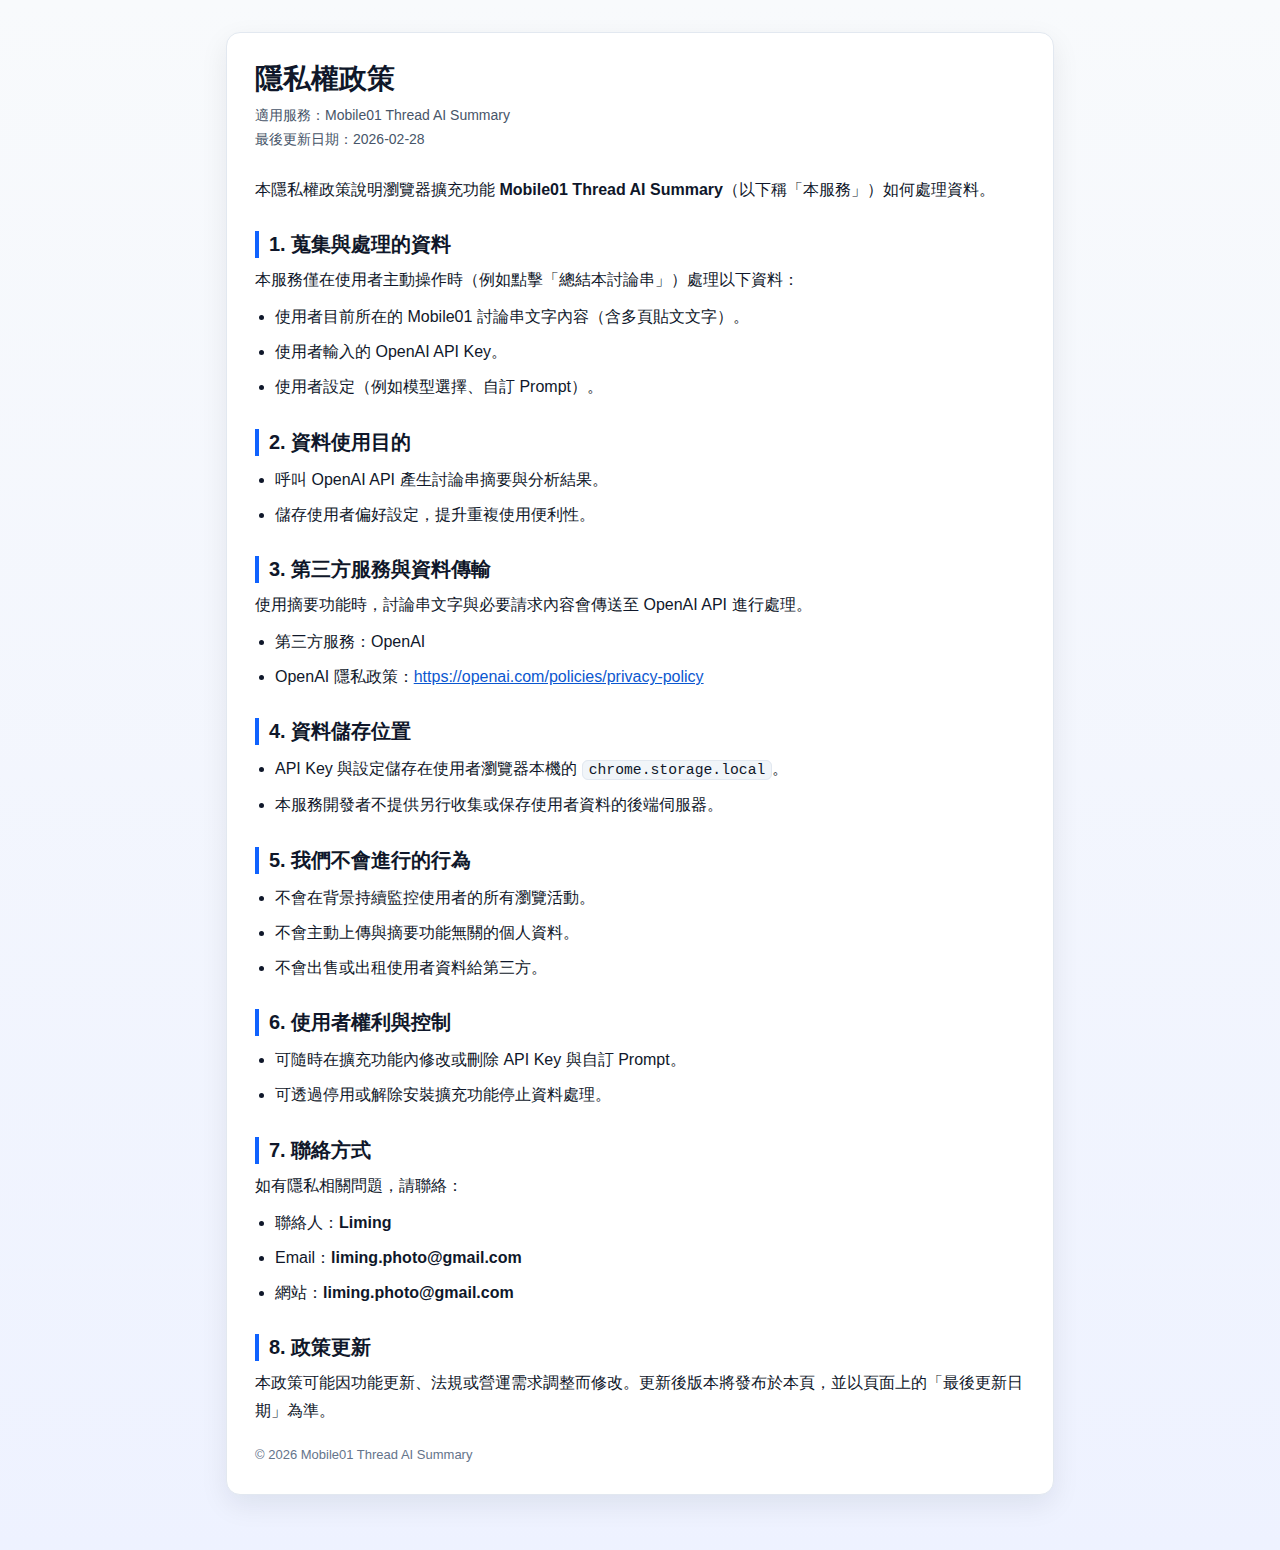
<file: index.html>
<!doctype html>
<html lang="zh-Hant">
<head>
  <meta charset="UTF-8" />
  <meta name="viewport" content="width=device-width, initial-scale=1.0" />
  <title>隱私權政策 | Mobile01 Thread AI Summary</title>
  <style>
    :root {
      --bg: #f8fafc;
      --card: #ffffff;
      --text: #0f172a;
      --muted: #475569;
      --border: #e2e8f0;
      --accent: #0f62fe;
    }

    * {
      box-sizing: border-box;
    }

    body {
      margin: 0;
      background: linear-gradient(180deg, #f8fafc 0%, #eef2ff 100%);
      color: var(--text);
      font-family: "Segoe UI", "Noto Sans TC", Arial, sans-serif;
      line-height: 1.7;
    }

    .wrap {
      max-width: 860px;
      margin: 0 auto;
      padding: 32px 16px 56px;
    }

    .card {
      background: var(--card);
      border: 1px solid var(--border);
      border-radius: 14px;
      padding: 28px;
      box-shadow: 0 10px 28px rgba(15, 23, 42, 0.08);
    }

    h1 {
      margin: 0 0 8px;
      font-size: 28px;
      line-height: 1.25;
    }

    .meta {
      margin: 0 0 24px;
      color: var(--muted);
      font-size: 14px;
    }

    h2 {
      margin: 28px 0 8px;
      font-size: 20px;
      line-height: 1.35;
      border-left: 4px solid var(--accent);
      padding-left: 10px;
    }

    p, li {
      font-size: 16px;
      margin: 8px 0;
    }

    ul {
      margin: 10px 0;
      padding-left: 20px;
    }

    code {
      background: #f1f5f9;
      border: 1px solid #e2e8f0;
      border-radius: 6px;
      padding: 1px 6px;
      font-family: ui-monospace, SFMono-Regular, Menlo, Consolas, monospace;
      font-size: 0.92em;
    }

    a {
      color: #0b57d0;
      word-break: break-all;
    }

    .note {
      margin-top: 26px;
      border: 1px dashed #cbd5e1;
      background: #f8fafc;
      border-radius: 10px;
      padding: 12px 14px;
      color: var(--muted);
      font-size: 14px;
    }

    footer {
      margin-top: 20px;
      color: #64748b;
      font-size: 13px;
    }
  </style>
</head>
<body>
  <main class="wrap">
    <article class="card">
      <h1>隱私權政策</h1>
      <p class="meta">適用服務：Mobile01 Thread AI Summary<br>最後更新日期：2026-02-28</p>

      <p>
        本隱私權政策說明瀏覽器擴充功能 <strong>Mobile01 Thread AI Summary</strong>（以下稱「本服務」）如何處理資料。
      </p>

      <h2>1. 蒐集與處理的資料</h2>
      <p>本服務僅在使用者主動操作時（例如點擊「總結本討論串」）處理以下資料：</p>
      <ul>
        <li>使用者目前所在的 Mobile01 討論串文字內容（含多頁貼文文字）。</li>
        <li>使用者輸入的 OpenAI API Key。</li>
        <li>使用者設定（例如模型選擇、自訂 Prompt）。</li>
      </ul>

      <h2>2. 資料使用目的</h2>
      <ul>
        <li>呼叫 OpenAI API 產生討論串摘要與分析結果。</li>
        <li>儲存使用者偏好設定，提升重複使用便利性。</li>
      </ul>

      <h2>3. 第三方服務與資料傳輸</h2>
      <p>
        使用摘要功能時，討論串文字與必要請求內容會傳送至 OpenAI API 進行處理。
      </p>
      <ul>
        <li>第三方服務：OpenAI</li>
        <li>OpenAI 隱私政策：<a href="https://openai.com/policies/privacy-policy" target="_blank" rel="noopener noreferrer">https://openai.com/policies/privacy-policy</a></li>
      </ul>

      <h2>4. 資料儲存位置</h2>
      <ul>
        <li>API Key 與設定儲存在使用者瀏覽器本機的 <code>chrome.storage.local</code>。</li>
        <li>本服務開發者不提供另行收集或保存使用者資料的後端伺服器。</li>
      </ul>

      <h2>5. 我們不會進行的行為</h2>
      <ul>
        <li>不會在背景持續監控使用者的所有瀏覽活動。</li>
        <li>不會主動上傳與摘要功能無關的個人資料。</li>
        <li>不會出售或出租使用者資料給第三方。</li>
      </ul>

      <h2>6. 使用者權利與控制</h2>
      <ul>
        <li>可隨時在擴充功能內修改或刪除 API Key 與自訂 Prompt。</li>
        <li>可透過停用或解除安裝擴充功能停止資料處理。</li>
      </ul>

      <h2>7. 聯絡方式</h2>
      <p>如有隱私相關問題，請聯絡：</p>
      <ul>
        <li>聯絡人：<strong>Liming</strong></li>
        <li>Email：<strong>liming.photo@gmail.com</strong></li>
        <li>網站：<strong>liming.photo@gmail.com</strong></li>
      </ul>

      <h2>8. 政策更新</h2>
      <p>
        本政策可能因功能更新、法規或營運需求調整而修改。更新後版本將發布於本頁，並以頁面上的「最後更新日期」為準。
      </p>

      <footer>
        &copy; 2026 Mobile01 Thread AI Summary
      </footer>
    </article>
  </main>
</body>
</html>
</file>
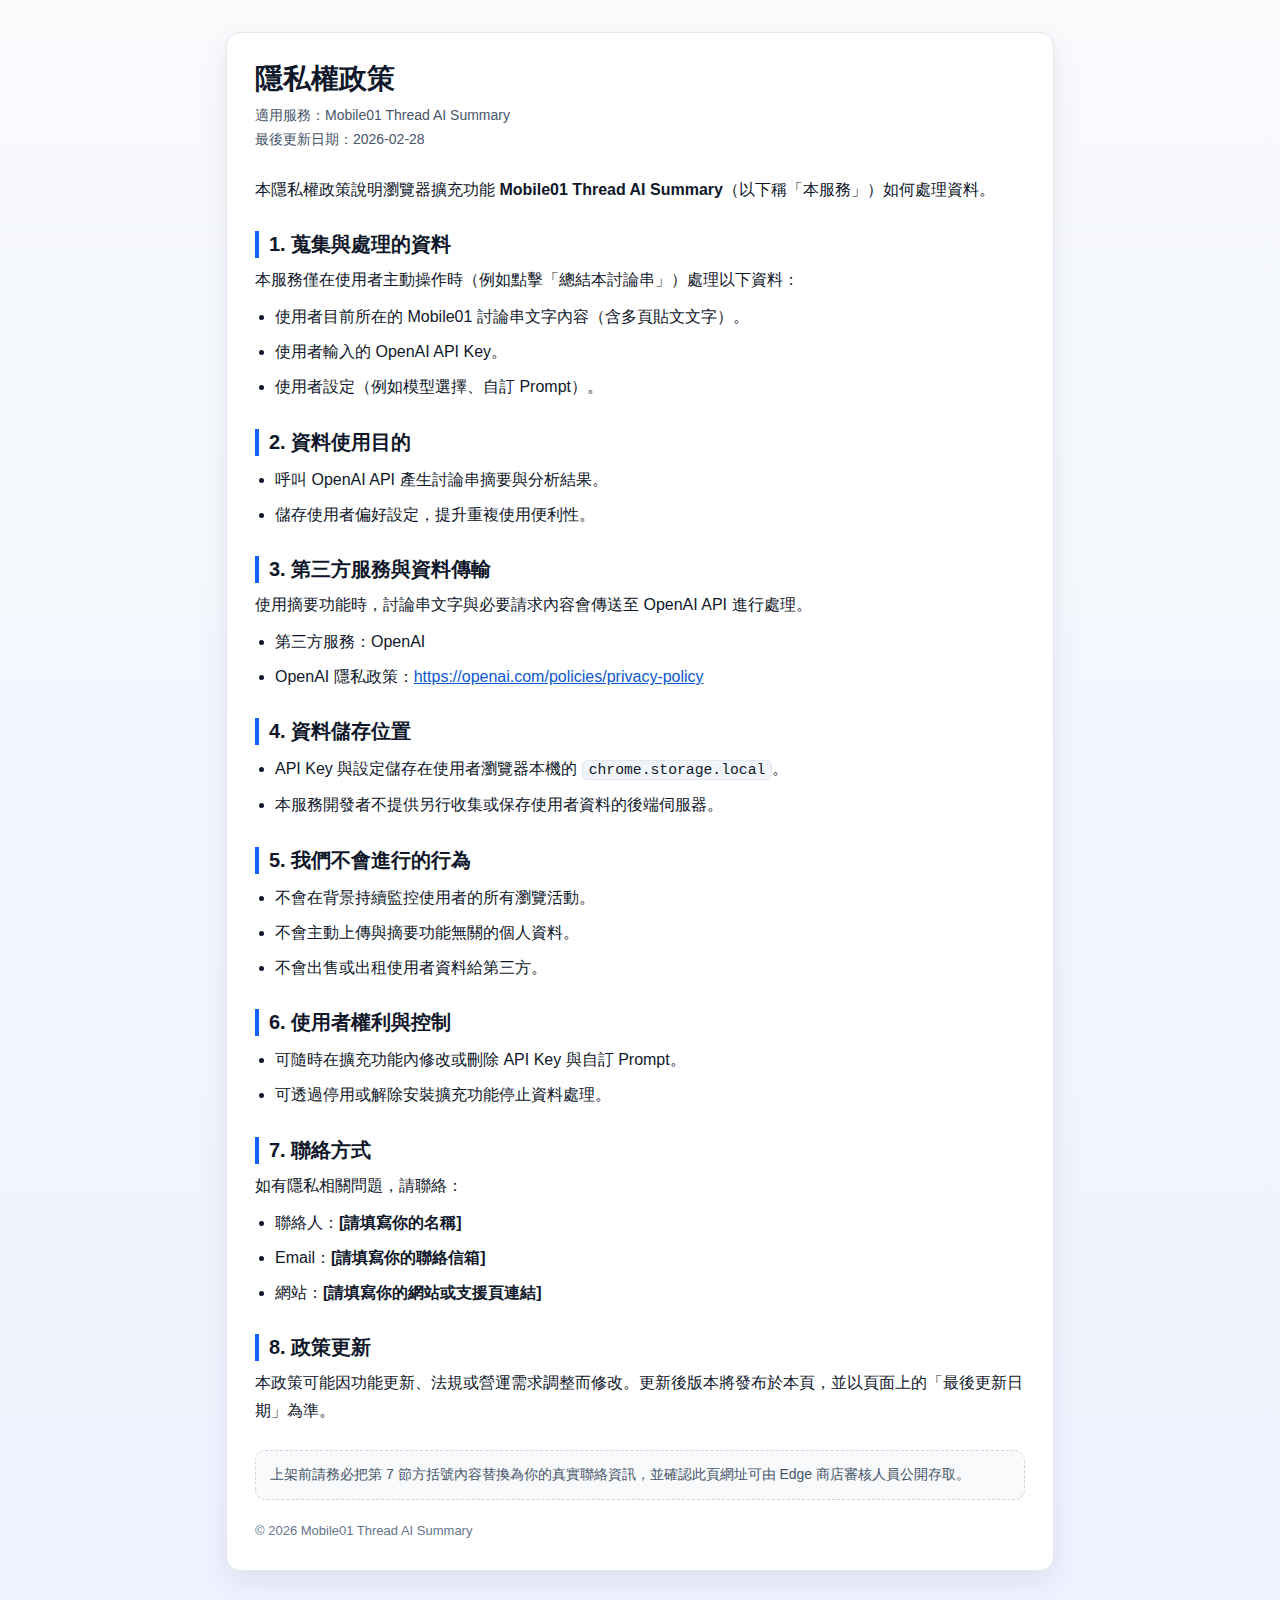
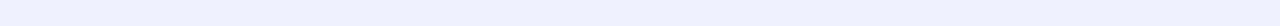
<file: privacy.html>
<!doctype html>
<html lang="zh-Hant">
<head>
  <meta charset="UTF-8" />
  <meta name="viewport" content="width=device-width, initial-scale=1.0" />
  <title>隱私權政策 | Mobile01 Thread AI Summary</title>
  <style>
    :root {
      --bg: #f8fafc;
      --card: #ffffff;
      --text: #0f172a;
      --muted: #475569;
      --border: #e2e8f0;
      --accent: #0f62fe;
    }

    * {
      box-sizing: border-box;
    }

    body {
      margin: 0;
      background: linear-gradient(180deg, #f8fafc 0%, #eef2ff 100%);
      color: var(--text);
      font-family: "Segoe UI", "Noto Sans TC", Arial, sans-serif;
      line-height: 1.7;
    }

    .wrap {
      max-width: 860px;
      margin: 0 auto;
      padding: 32px 16px 56px;
    }

    .card {
      background: var(--card);
      border: 1px solid var(--border);
      border-radius: 14px;
      padding: 28px;
      box-shadow: 0 10px 28px rgba(15, 23, 42, 0.08);
    }

    h1 {
      margin: 0 0 8px;
      font-size: 28px;
      line-height: 1.25;
    }

    .meta {
      margin: 0 0 24px;
      color: var(--muted);
      font-size: 14px;
    }

    h2 {
      margin: 28px 0 8px;
      font-size: 20px;
      line-height: 1.35;
      border-left: 4px solid var(--accent);
      padding-left: 10px;
    }

    p, li {
      font-size: 16px;
      margin: 8px 0;
    }

    ul {
      margin: 10px 0;
      padding-left: 20px;
    }

    code {
      background: #f1f5f9;
      border: 1px solid #e2e8f0;
      border-radius: 6px;
      padding: 1px 6px;
      font-family: ui-monospace, SFMono-Regular, Menlo, Consolas, monospace;
      font-size: 0.92em;
    }

    a {
      color: #0b57d0;
      word-break: break-all;
    }

    .note {
      margin-top: 26px;
      border: 1px dashed #cbd5e1;
      background: #f8fafc;
      border-radius: 10px;
      padding: 12px 14px;
      color: var(--muted);
      font-size: 14px;
    }

    footer {
      margin-top: 20px;
      color: #64748b;
      font-size: 13px;
    }
  </style>
</head>
<body>
  <main class="wrap">
    <article class="card">
      <h1>隱私權政策</h1>
      <p class="meta">適用服務：Mobile01 Thread AI Summary<br>最後更新日期：2026-02-28</p>

      <p>
        本隱私權政策說明瀏覽器擴充功能 <strong>Mobile01 Thread AI Summary</strong>（以下稱「本服務」）如何處理資料。
      </p>

      <h2>1. 蒐集與處理的資料</h2>
      <p>本服務僅在使用者主動操作時（例如點擊「總結本討論串」）處理以下資料：</p>
      <ul>
        <li>使用者目前所在的 Mobile01 討論串文字內容（含多頁貼文文字）。</li>
        <li>使用者輸入的 OpenAI API Key。</li>
        <li>使用者設定（例如模型選擇、自訂 Prompt）。</li>
      </ul>

      <h2>2. 資料使用目的</h2>
      <ul>
        <li>呼叫 OpenAI API 產生討論串摘要與分析結果。</li>
        <li>儲存使用者偏好設定，提升重複使用便利性。</li>
      </ul>

      <h2>3. 第三方服務與資料傳輸</h2>
      <p>
        使用摘要功能時，討論串文字與必要請求內容會傳送至 OpenAI API 進行處理。
      </p>
      <ul>
        <li>第三方服務：OpenAI</li>
        <li>OpenAI 隱私政策：<a href="https://openai.com/policies/privacy-policy" target="_blank" rel="noopener noreferrer">https://openai.com/policies/privacy-policy</a></li>
      </ul>

      <h2>4. 資料儲存位置</h2>
      <ul>
        <li>API Key 與設定儲存在使用者瀏覽器本機的 <code>chrome.storage.local</code>。</li>
        <li>本服務開發者不提供另行收集或保存使用者資料的後端伺服器。</li>
      </ul>

      <h2>5. 我們不會進行的行為</h2>
      <ul>
        <li>不會在背景持續監控使用者的所有瀏覽活動。</li>
        <li>不會主動上傳與摘要功能無關的個人資料。</li>
        <li>不會出售或出租使用者資料給第三方。</li>
      </ul>

      <h2>6. 使用者權利與控制</h2>
      <ul>
        <li>可隨時在擴充功能內修改或刪除 API Key 與自訂 Prompt。</li>
        <li>可透過停用或解除安裝擴充功能停止資料處理。</li>
      </ul>

      <h2>7. 聯絡方式</h2>
      <p>如有隱私相關問題，請聯絡：</p>
      <ul>
        <li>聯絡人：<strong>[請填寫你的名稱]</strong></li>
        <li>Email：<strong>[請填寫你的聯絡信箱]</strong></li>
        <li>網站：<strong>[請填寫你的網站或支援頁連結]</strong></li>
      </ul>

      <h2>8. 政策更新</h2>
      <p>
        本政策可能因功能更新、法規或營運需求調整而修改。更新後版本將發布於本頁，並以頁面上的「最後更新日期」為準。
      </p>

      <p class="note">
        上架前請務必把第 7 節方括號內容替換為你的真實聯絡資訊，並確認此頁網址可由 Edge 商店審核人員公開存取。
      </p>

      <footer>
        &copy; 2026 Mobile01 Thread AI Summary
      </footer>
    </article>
  </main>
</body>
</html>
</file>
